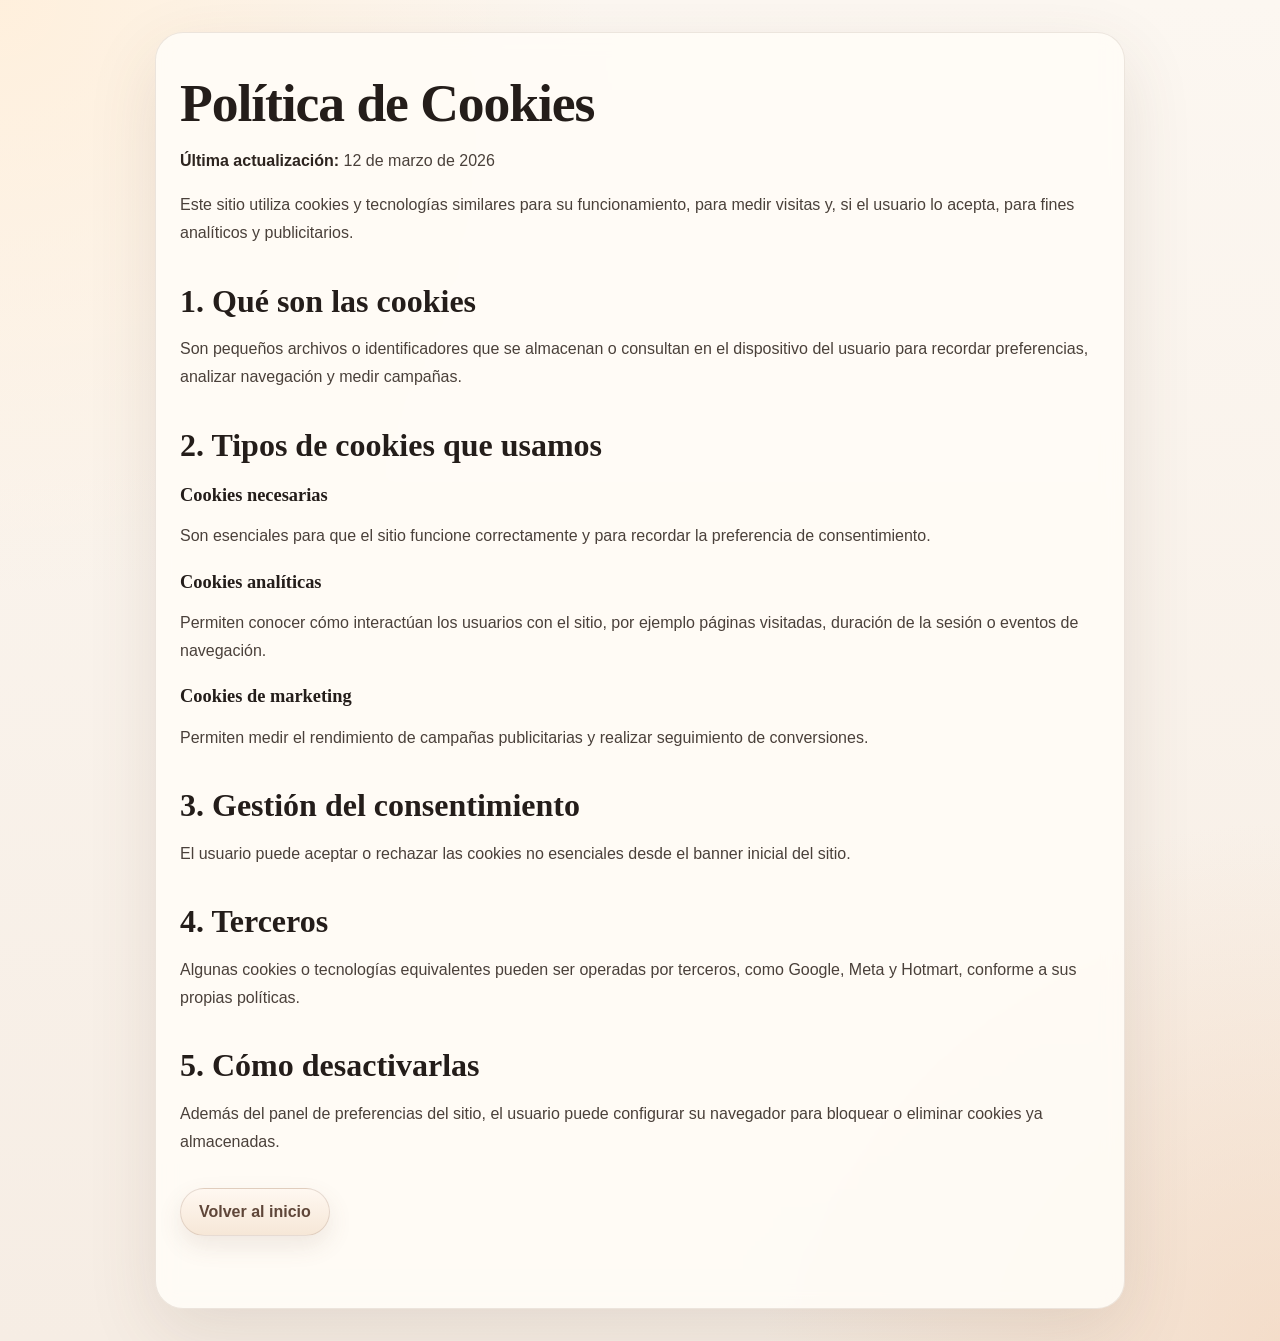
<file: cookies.html>
<!doctype html>
<html lang="es">
<head>
  <meta charset="UTF-8" />
  <meta name="viewport" content="width=device-width, initial-scale=1.0" />
  <title>Política de Cookies</title>
  <link rel="stylesheet" href="./legal.css" />
</head>
<body>
  <main class="legal-page">
    <h1>Política de Cookies</h1>
    <p><strong>Última actualización:</strong> 12 de marzo de 2026</p>

    <p>
      Este sitio utiliza cookies y tecnologías similares para su funcionamiento, para medir visitas
      y, si el usuario lo acepta, para fines analíticos y publicitarios.
    </p>

    <h2>1. Qué son las cookies</h2>
    <p>
      Son pequeños archivos o identificadores que se almacenan o consultan en el dispositivo del usuario
      para recordar preferencias, analizar navegación y medir campañas.
    </p>

    <h2>2. Tipos de cookies que usamos</h2>

    <h3>Cookies necesarias</h3>
    <p>
      Son esenciales para que el sitio funcione correctamente y para recordar la preferencia de consentimiento.
    </p>

    <h3>Cookies analíticas</h3>
    <p>
      Permiten conocer cómo interactúan los usuarios con el sitio, por ejemplo páginas visitadas, duración
      de la sesión o eventos de navegación.
    </p>

    <h3>Cookies de marketing</h3>
    <p>
      Permiten medir el rendimiento de campañas publicitarias y realizar seguimiento de conversiones.
    </p>

    <h2>3. Gestión del consentimiento</h2>
    <p>
      El usuario puede aceptar o rechazar las cookies no esenciales desde el banner inicial del sitio.
    </p>

    <h2>4. Terceros</h2>
    <p>
      Algunas cookies o tecnologías equivalentes pueden ser operadas por terceros, como Google, Meta y Hotmart,
      conforme a sus propias políticas.
    </p>

    <h2>5. Cómo desactivarlas</h2>
    <p>
      Además del panel de preferencias del sitio, el usuario puede configurar su navegador para bloquear o eliminar
      cookies ya almacenadas.
    </p>

    <p><a href="./index.html">Volver al inicio</a></p>
  </main>
</body>
</html>
</file>
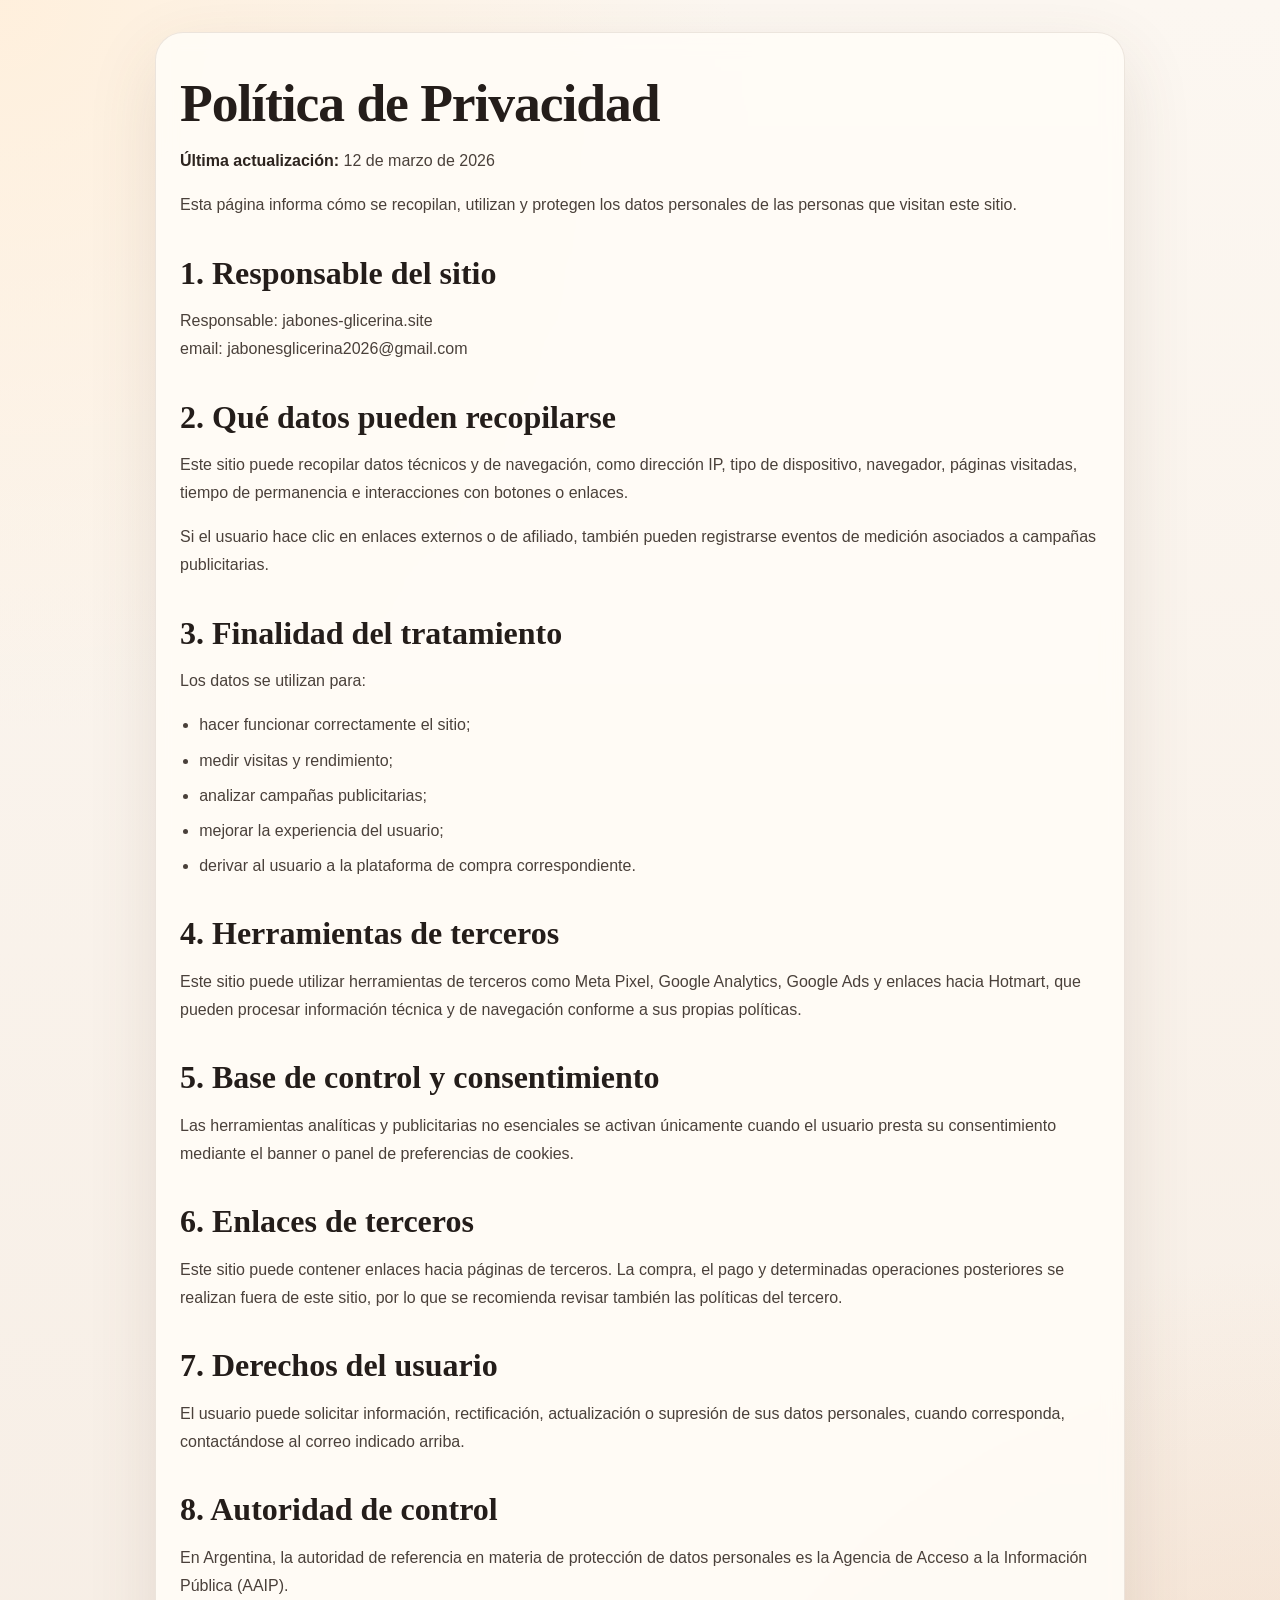
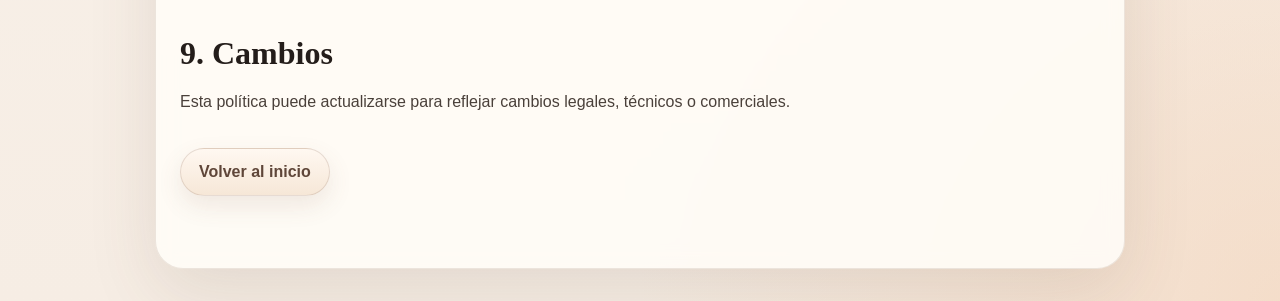
<file: privacidad.html>
<!doctype html>
<html lang="es">
<head>
  <meta charset="UTF-8" />
  <meta name="viewport" content="width=device-width, initial-scale=1.0" />
  <title>Política de Privacidad</title>
  <link rel="stylesheet" href="./legal.css" />
</head>
<body>
  <main class="legal-page">
    <h1>Política de Privacidad</h1>
    <p><strong>Última actualización:</strong> 12 de marzo de 2026</p>

    <p>
      Esta página informa cómo se recopilan, utilizan y protegen los datos personales de las personas
      que visitan este sitio.
    </p>

    <h2>1. Responsable del sitio</h2>
    <p>
      Responsable: jabones-glicerina.site<br />
      email: jabonesglicerina2026@gmail.com<br />
    </p>

    <h2>2. Qué datos pueden recopilarse</h2>
    <p>
      Este sitio puede recopilar datos técnicos y de navegación, como dirección IP, tipo de dispositivo,
      navegador, páginas visitadas, tiempo de permanencia e interacciones con botones o enlaces.
    </p>
    <p>
      Si el usuario hace clic en enlaces externos o de afiliado, también pueden registrarse eventos de medición
      asociados a campañas publicitarias.
    </p>

    <h2>3. Finalidad del tratamiento</h2>
    <p>Los datos se utilizan para:</p>
    <ul>
      <li>hacer funcionar correctamente el sitio;</li>
      <li>medir visitas y rendimiento;</li>
      <li>analizar campañas publicitarias;</li>
      <li>mejorar la experiencia del usuario;</li>
      <li>derivar al usuario a la plataforma de compra correspondiente.</li>
    </ul>

    <h2>4. Herramientas de terceros</h2>
    <p>
      Este sitio puede utilizar herramientas de terceros como Meta Pixel, Google Analytics, Google Ads y enlaces
      hacia Hotmart, que pueden procesar información técnica y de navegación conforme a sus propias políticas.
    </p>

    <h2>5. Base de control y consentimiento</h2>
    <p>
      Las herramientas analíticas y publicitarias no esenciales se activan únicamente cuando el usuario presta
      su consentimiento mediante el banner o panel de preferencias de cookies.
    </p>

    <h2>6. Enlaces de terceros</h2>
    <p>
      Este sitio puede contener enlaces hacia páginas de terceros. La compra, el pago y determinadas operaciones
      posteriores se realizan fuera de este sitio, por lo que se recomienda revisar también las políticas del tercero.
    </p>

    <h2>7. Derechos del usuario</h2>
    <p>
      El usuario puede solicitar información, rectificación, actualización o supresión de sus datos personales,
      cuando corresponda, contactándose al correo indicado arriba.
    </p>

    <h2>8. Autoridad de control</h2>
    <p>
      En Argentina, la autoridad de referencia en materia de protección de datos personales es la Agencia de Acceso
      a la Información Pública (AAIP).
    </p>

    <h2>9. Cambios</h2>
    <p>
      Esta política puede actualizarse para reflejar cambios legales, técnicos o comerciales.
    </p>

    <p><a href="./index.html">Volver al inicio</a></p>
  </main>
</body>
</html>
</file>
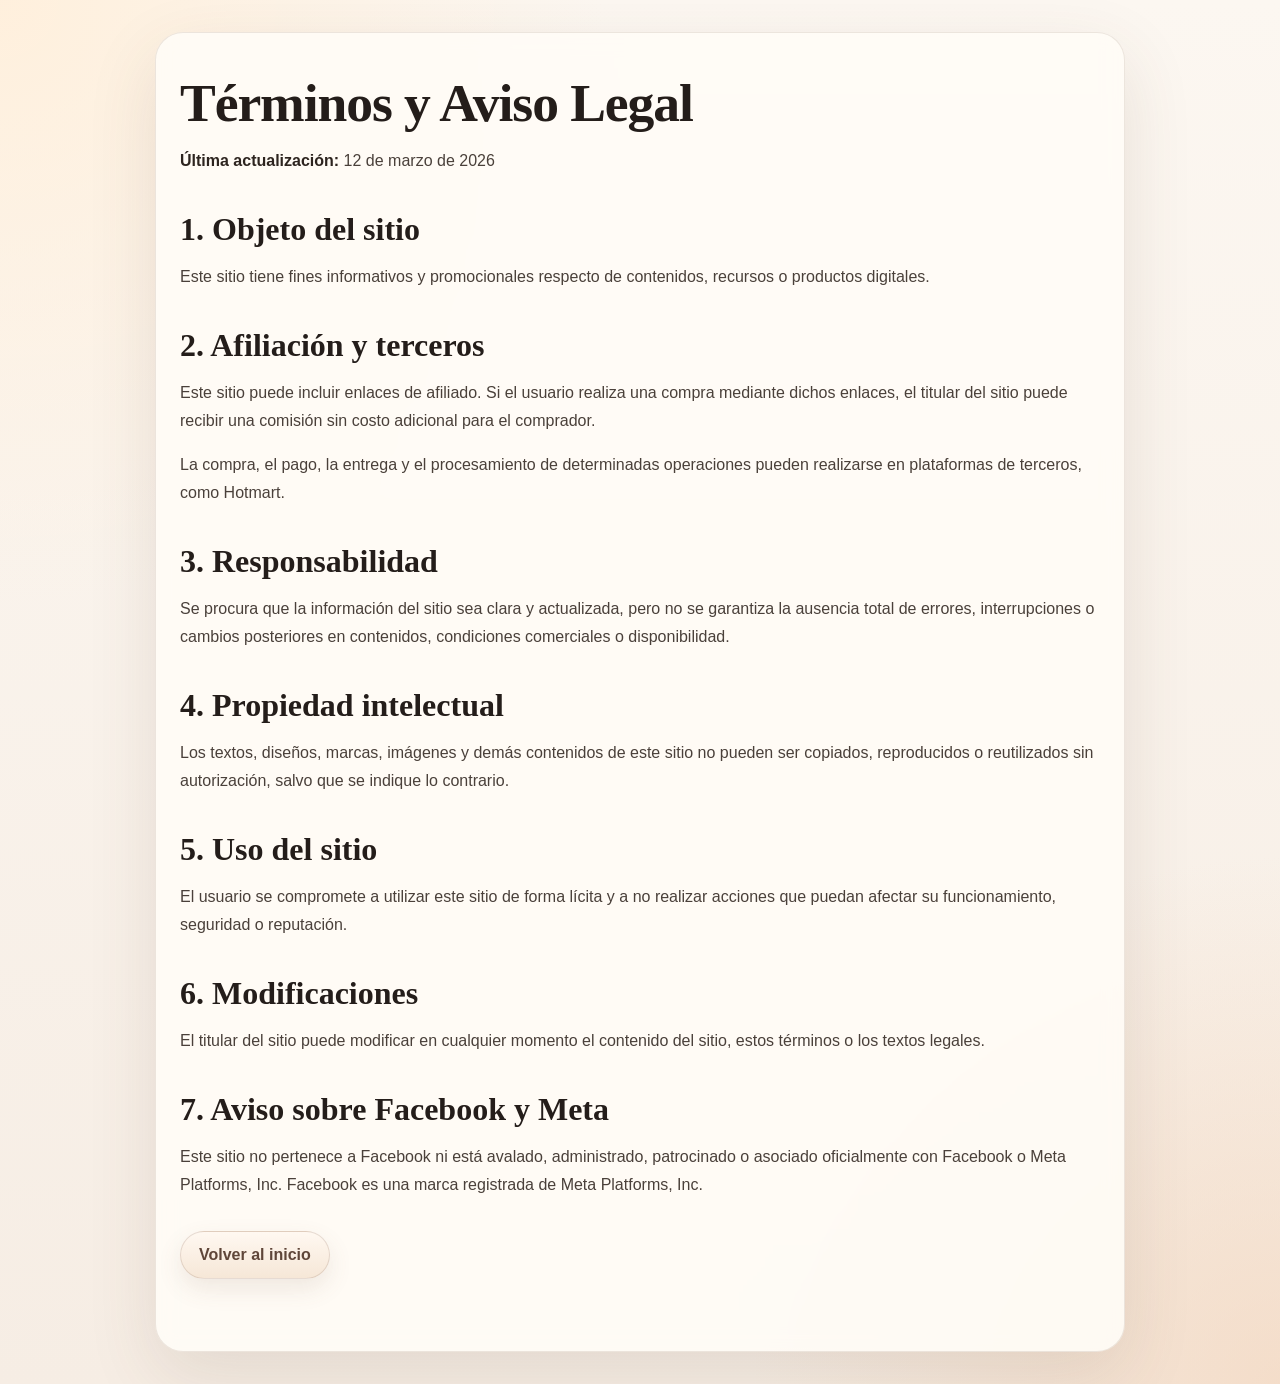
<file: terminos.html>
<!doctype html>
<html lang="es">
<head>
  <meta charset="UTF-8" />
  <meta name="viewport" content="width=device-width, initial-scale=1.0" />
  <title>Términos y Aviso Legal</title>
  <link rel="stylesheet" href="./legal.css" />
</head>
<body>
  <main class="legal-page">
    <h1>Términos y Aviso Legal</h1>
    <p><strong>Última actualización:</strong> 12 de marzo de 2026</p>

    <h2>1. Objeto del sitio</h2>
    <p>
      Este sitio tiene fines informativos y promocionales respecto de contenidos, recursos o productos digitales.
    </p>

    <h2>2. Afiliación y terceros</h2>
    <p>
      Este sitio puede incluir enlaces de afiliado. Si el usuario realiza una compra mediante dichos enlaces,
      el titular del sitio puede recibir una comisión sin costo adicional para el comprador.
    </p>
    <p>
      La compra, el pago, la entrega y el procesamiento de determinadas operaciones pueden realizarse en plataformas
      de terceros, como Hotmart.
    </p>

    <h2>3. Responsabilidad</h2>
    <p>
      Se procura que la información del sitio sea clara y actualizada, pero no se garantiza la ausencia total de errores,
      interrupciones o cambios posteriores en contenidos, condiciones comerciales o disponibilidad.
    </p>

    <h2>4. Propiedad intelectual</h2>
    <p>
      Los textos, diseños, marcas, imágenes y demás contenidos de este sitio no pueden ser copiados, reproducidos o
      reutilizados sin autorización, salvo que se indique lo contrario.
    </p>

    <h2>5. Uso del sitio</h2>
    <p>
      El usuario se compromete a utilizar este sitio de forma lícita y a no realizar acciones que puedan afectar
      su funcionamiento, seguridad o reputación.
    </p>

    <h2>6. Modificaciones</h2>
    <p>
      El titular del sitio puede modificar en cualquier momento el contenido del sitio, estos términos o los textos legales.
    </p>

    <h2>7. Aviso sobre Facebook y Meta</h2>
    <p>
      Este sitio no pertenece a Facebook ni est&aacute; avalado, administrado, patrocinado o asociado oficialmente con
      Facebook o Meta Platforms, Inc. Facebook es una marca registrada de Meta Platforms, Inc.
    </p>

    <p><a href="./index.html">Volver al inicio</a></p>
  </main>
</body>
</html>
</file>
<file: legal.css>
body:has(.legal-page) {
  margin: 0;
  font-family: "Manrope", sans-serif;
  background:
    radial-gradient(circle at top left, rgba(255, 239, 219, 0.92) 0%, transparent 32%),
    radial-gradient(circle at bottom right, rgba(242, 208, 180, 0.55) 0%, transparent 28%),
    linear-gradient(180deg, #fcf7f1 0%, #f6ede4 100%);
  color: #332b27;
}

.legal-footer {
  border-top: 1px solid rgba(0,0,0,0.08);
  margin-top: 64px;
  padding: 28px 20px 40px;
  background: #faf7f4;
  color: #4a403a;
}

.legal-footer__inner {
  max-width: 1100px;
  margin: 0 auto;
}

.legal-footer__copy {
  margin: 0 0 12px;
  font-size: 14px;
}

.legal-footer__nav {
  display: flex;
  flex-wrap: wrap;
  gap: 12px 18px;
  margin-bottom: 14px;
}

.legal-footer__nav a,
.legal-footer__nav button {
  font: inherit;
  font-size: 14px;
  color: #7b5c4b;
  background: none;
  border: none;
  padding: 0;
  cursor: pointer;
  text-decoration: underline;
}

.legal-footer__disclaimer {
  font-size: 13px;
  line-height: 1.6;
  max-width: 850px;
  opacity: 0.9;
}

/* Banner */
.cookie-banner {
  position: fixed;
  left: 20px;
  right: 20px;
  bottom: 20px;
  z-index: 9999;
  max-width: 860px;
  margin: 0 auto;
  background:
    radial-gradient(circle at top left, rgba(255, 241, 224, 0.96) 0%, transparent 42%),
    linear-gradient(145deg, rgba(255, 250, 244, 0.97) 0%, rgba(244, 230, 215, 0.97) 100%);
  border: 1px solid rgba(123, 92, 75, 0.16);
  box-shadow: 0 22px 50px rgba(92, 64, 46, 0.18);
  border-radius: 20px;
  padding: 14px 16px;
  backdrop-filter: blur(12px);
  display: grid;
  grid-template-columns: minmax(0, 1fr) auto;
  gap: 14px 18px;
  align-items: center;
}

.cookie-banner[hidden] {
  display: none !important;
}

.cookie-banner__title {
  margin: 0 0 4px;
  font-size: 1.05rem;
  line-height: 1.1;
  color: #2f241f;
  font-family: "DM Serif Display", serif;
}

.cookie-banner__text {
  margin: 0;
  font-size: 0.86rem;
  line-height: 1.45;
  color: #5a4b44;
  max-width: 560px;
}

.cookie-banner__text a {
  color: #7b5c4b;
  font-weight: 700;
  text-underline-offset: 0.2em;
}

.cookie-banner__actions {
  display: flex;
  flex-wrap: nowrap;
  gap: 8px;
  align-items: center;
  justify-content: flex-end;
}

.cookie-btn {
  min-height: 36px;
  border-radius: 999px;
  padding: 7px 13px;
  border: 1px solid rgba(123, 92, 75, 0.16);
  cursor: pointer;
  font: inherit;
  font-size: 0.84rem;
  font-weight: 700;
  transition: transform 0.18s ease, box-shadow 0.18s ease, background-color 0.18s ease;
}

.cookie-btn:hover {
  transform: translateY(-1px);
}

.cookie-btn--primary {
  background: linear-gradient(180deg, #8a6854 0%, #6f5143 100%);
  color: white;
  box-shadow: 0 10px 24px rgba(111, 81, 67, 0.24);
}

.cookie-btn--secondary {
  background: rgba(255, 250, 245, 0.82);
  color: #4a403a;
}

.legal-page {
  width: min(920px, calc(100% - 32px));
  margin: 32px auto;
  padding: 40px 24px 56px;
  color: #332b27;
  line-height: 1.75;
  background: rgba(255, 252, 247, 0.9);
  border: 1px solid rgba(122, 92, 75, 0.14);
  border-radius: 28px;
  box-shadow: 0 24px 70px rgba(92, 64, 46, 0.12);
  backdrop-filter: blur(10px);
}

.legal-page h1,
.legal-page h2,
.legal-page h3 {
  color: #241d1a;
  font-family: "DM Serif Display", serif;
  line-height: 1.15;
}

.legal-page h1 {
  margin: 0 0 0.8rem;
  font-size: clamp(2.1rem, 5vw, 3.35rem);
  letter-spacing: -0.02em;
}

.legal-page h2 {
  margin: 2.2rem 0 0.7rem;
  font-size: clamp(1.45rem, 3vw, 2rem);
}

.legal-page h3 {
  margin: 1.35rem 0 0.45rem;
  font-size: 1.15rem;
}

.legal-page p,
.legal-page li {
  font-size: 1rem;
  color: #4a403a;
}

.legal-page p:first-of-type {
  margin-top: 0;
}

.legal-page strong {
  color: #2d241f;
}

.legal-page ul {
  padding-left: 1.2rem;
  margin: 0.85rem 0 0;
}

.legal-page li + li {
  margin-top: 0.45rem;
}

.legal-page a {
  color: #7b5c4b;
  text-underline-offset: 0.18em;
}

.legal-page a:hover {
  color: #5f4639;
}

.legal-page > p:last-child {
  margin-top: 2rem;
}

.legal-page > p:last-child a {
  display: inline-flex;
  align-items: center;
  justify-content: center;
  min-height: 46px;
  padding: 0 18px;
  border-radius: 999px;
  border: 1px solid rgba(123, 92, 75, 0.18);
  background: linear-gradient(180deg, #fff8f1 0%, #f6e7d7 100%);
  box-shadow: 0 10px 24px rgba(123, 92, 75, 0.12);
  color: #5f4639;
  text-decoration: none;
  font-weight: 700;
}

.legal-page > p:last-child a:hover {
  transform: translateY(-1px);
  box-shadow: 0 14px 28px rgba(123, 92, 75, 0.16);
}

@media (max-width: 640px) {
  .cookie-banner {
    left: 12px;
    right: 12px;
    bottom: 12px;
    max-width: 420px;
    padding: 14px 15px;
    border-radius: 18px;
    display: block;
  }

  .cookie-banner__title {
    font-size: 1.05rem;
  }

  .cookie-banner__text {
    margin-bottom: 12px;
    font-size: 0.84rem;
    line-height: 1.45;
  }

  .cookie-banner__actions {
    gap: 6px;
    margin-top: 10px;
    flex-wrap: wrap;
    justify-content: flex-start;
  }

  .cookie-btn {
    min-height: 36px;
    padding: 7px 12px;
    font-size: 0.85rem;
  }

  .legal-page {
    width: min(100% - 20px, 920px);
    margin: 12px auto;
    padding: 28px 18px 40px;
    border-radius: 22px;
  }

  .legal-page h1 {
    font-size: 2rem;
  }

  .legal-page h2 {
    margin-top: 1.75rem;
  }
}
</file>
